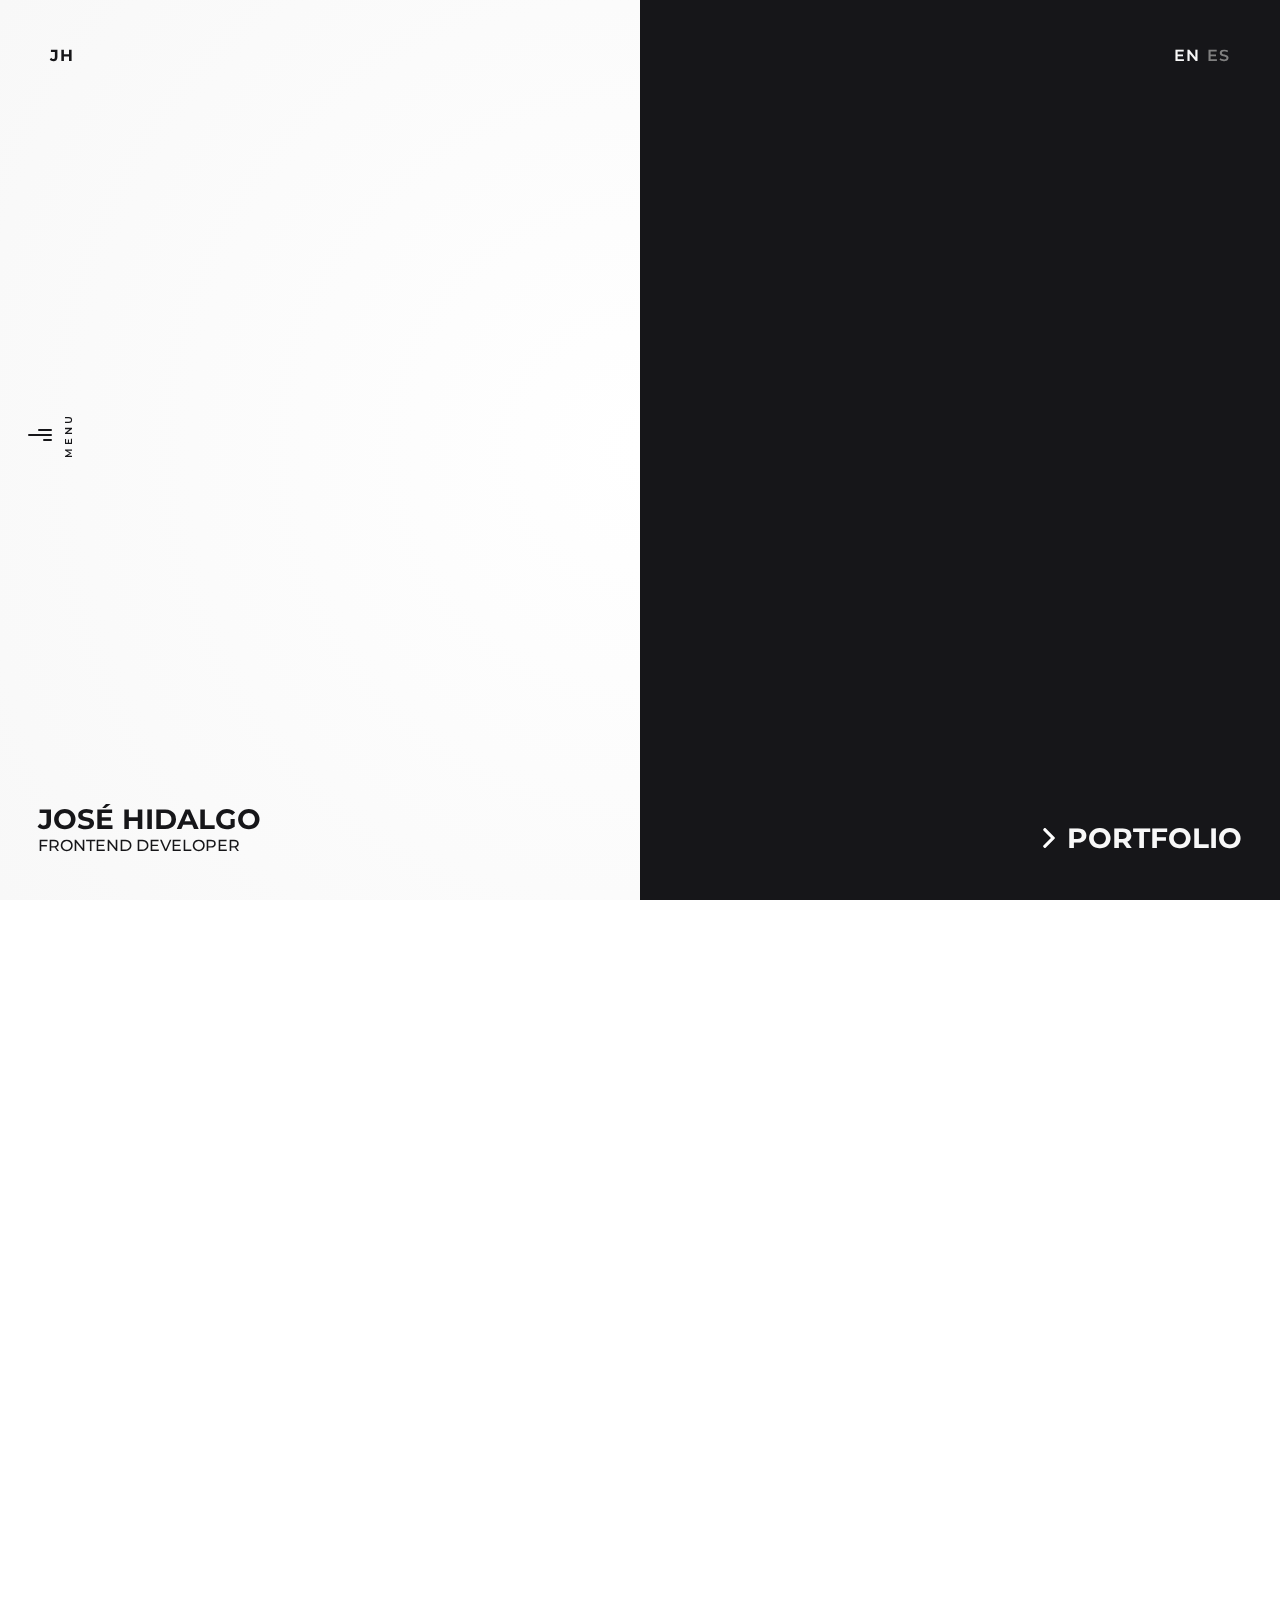
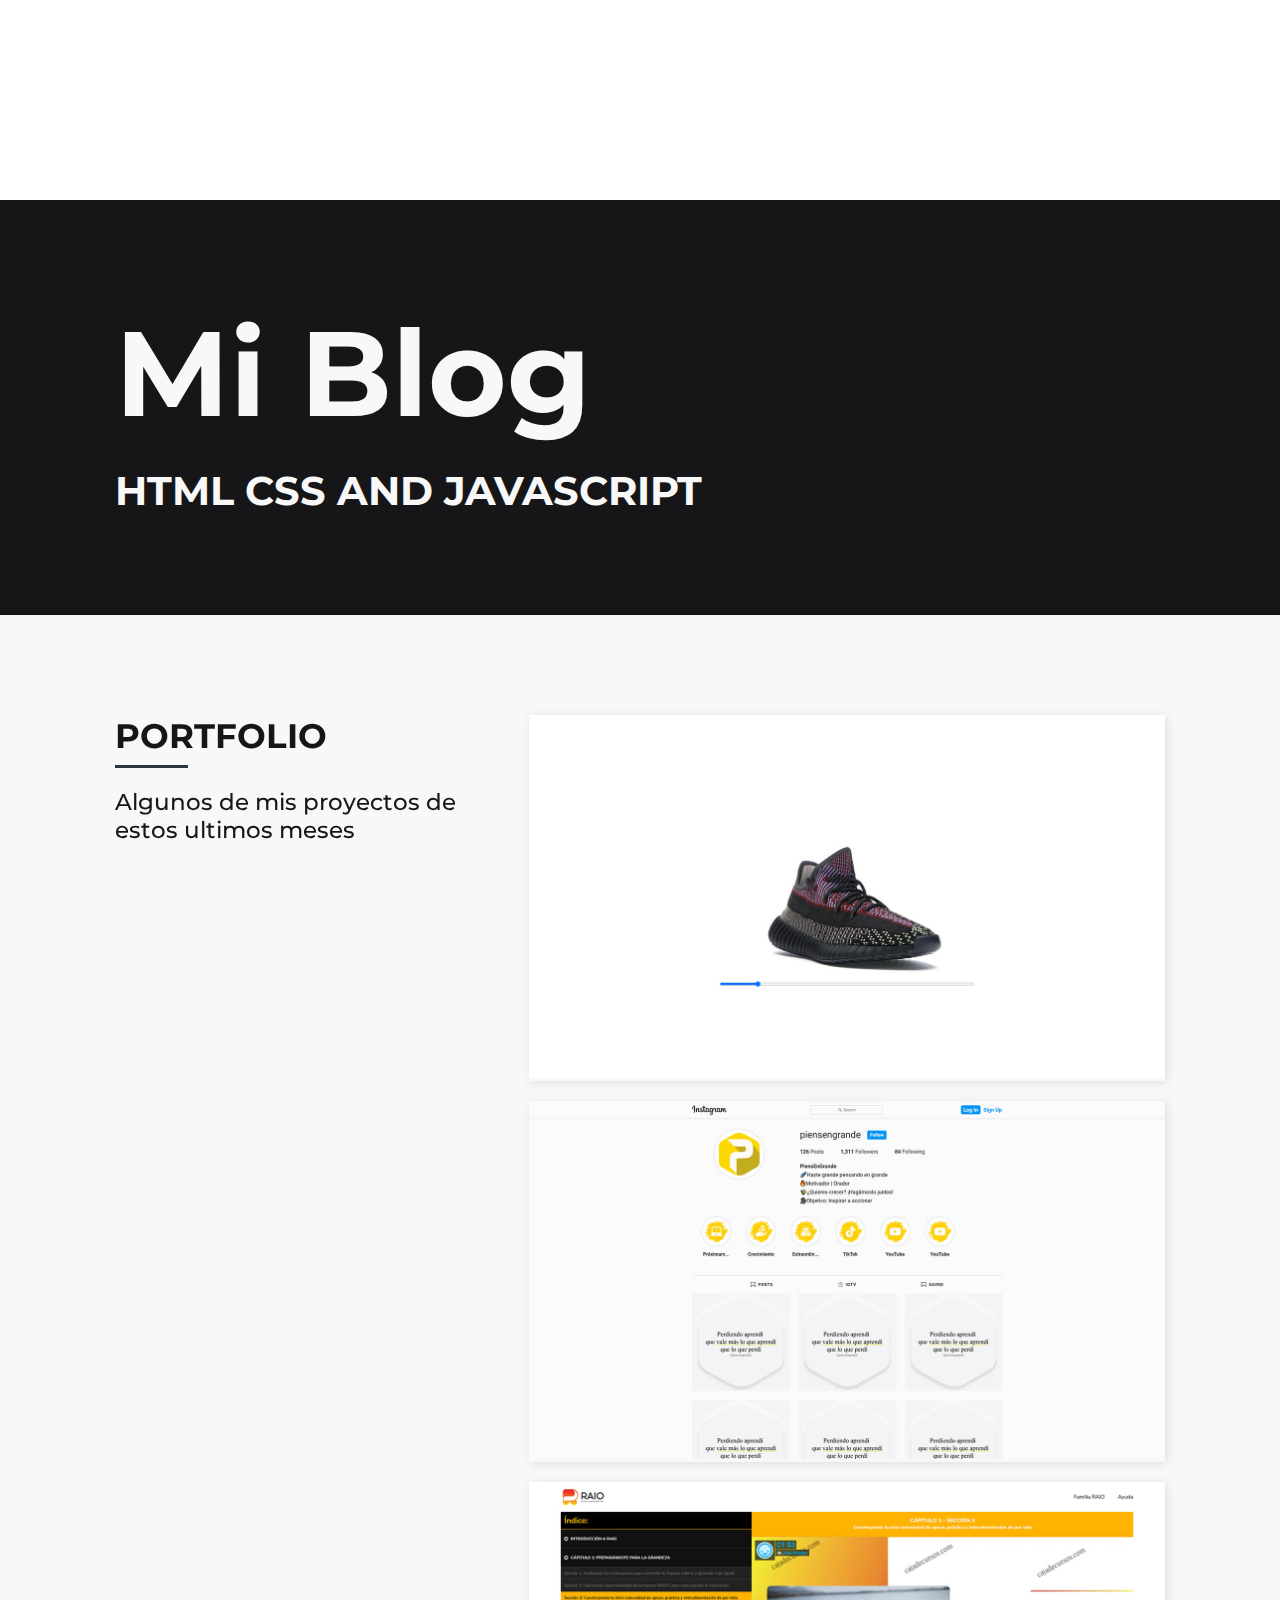
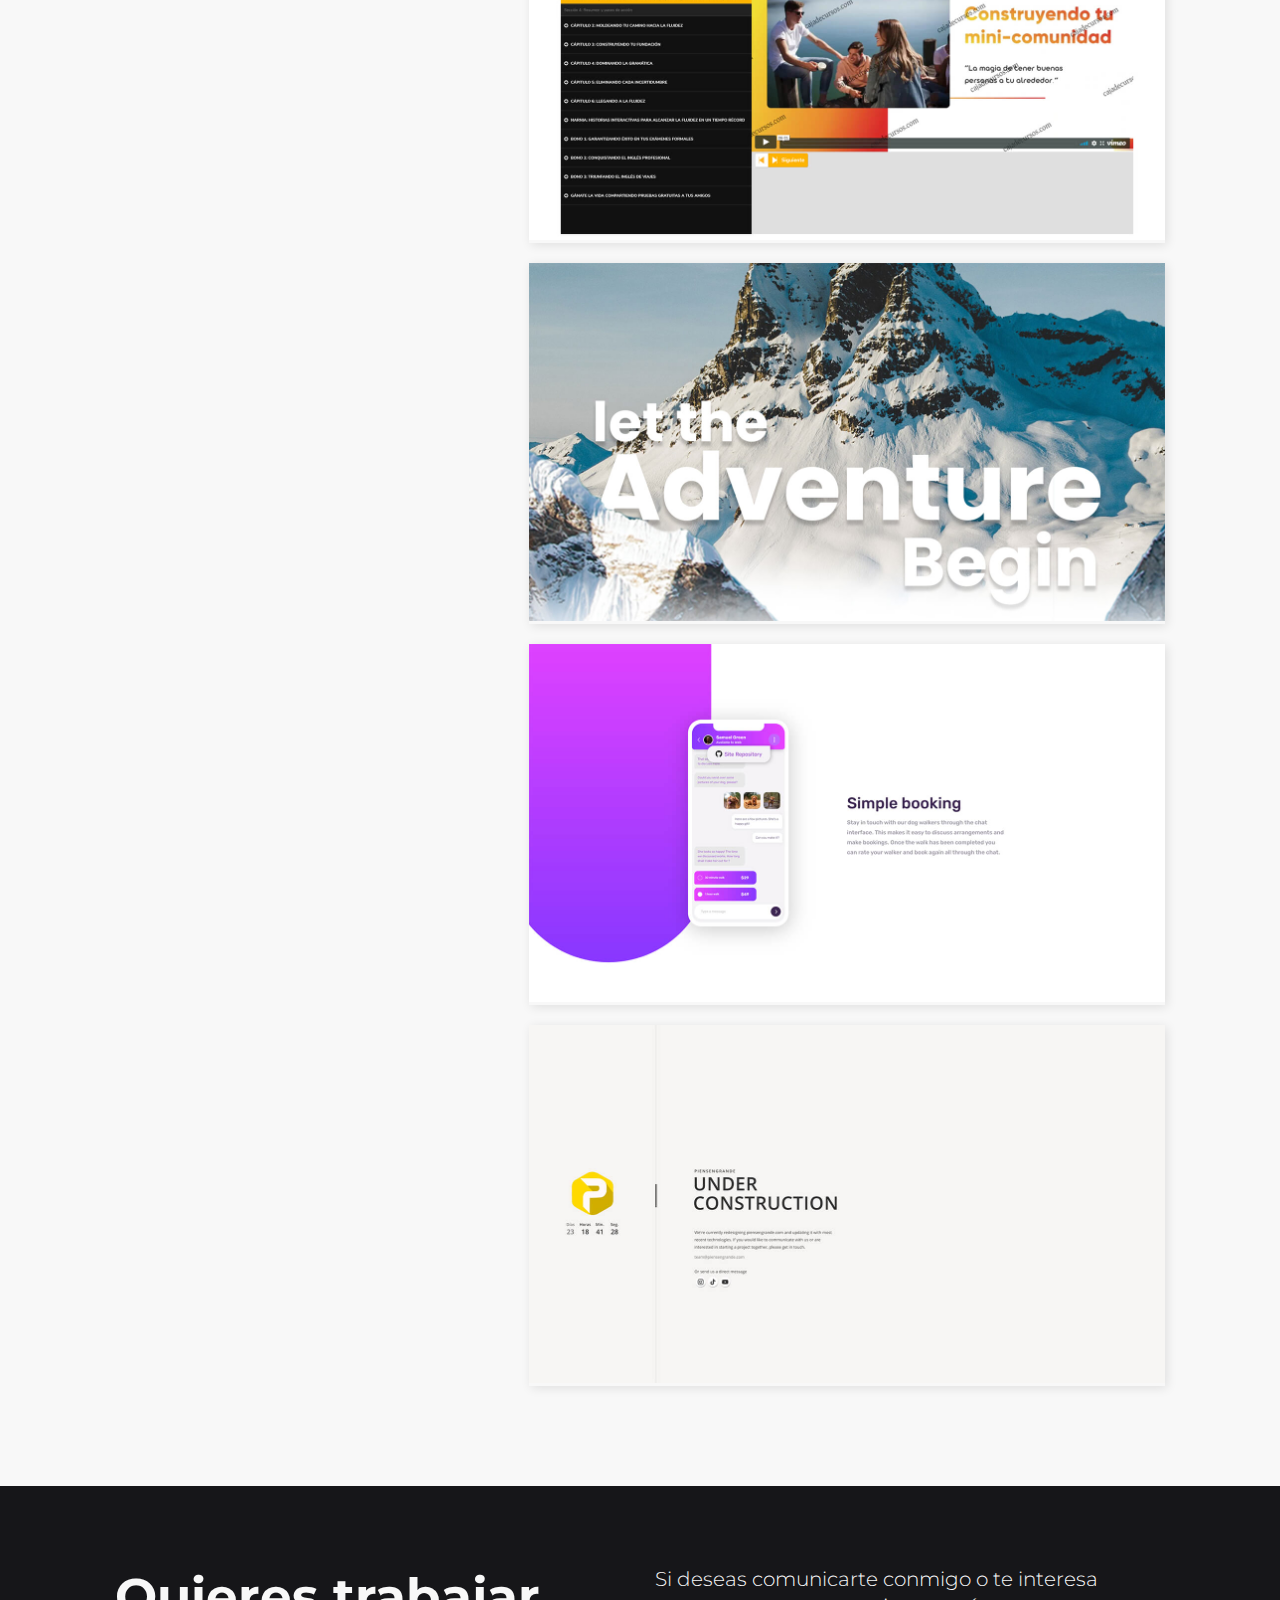
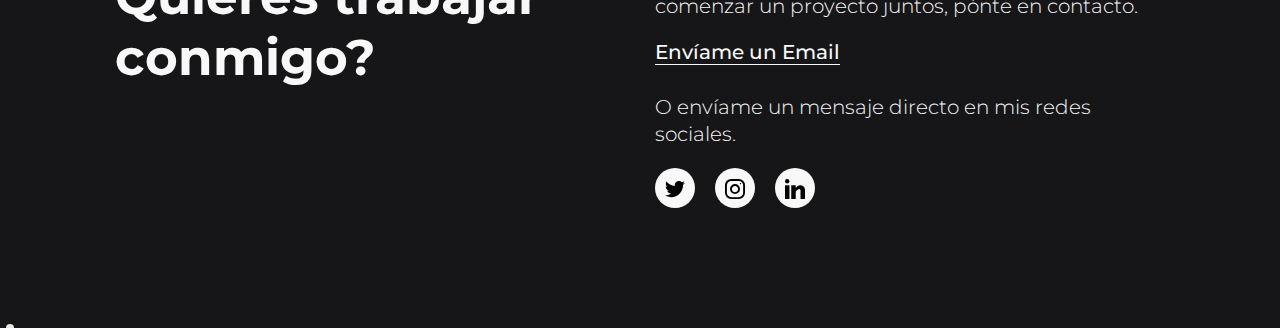
<file: index.html>
<!DOCTYPE html>
<html lang="es">
  <head>
    <meta charset="UTF-8" />
    <meta name="viewport" content="width=device-width, initial-scale=1.0" />
    <title>José Hidalgo | Frontend Developer</title>
    <link rel="stylesheet" href="css/globals.css" />
    <link rel="stylesheet" href="css/main.css" />
    <link rel="stylesheet" href="css/borders.css" />
    <link rel="stylesheet" href="css/menu.css" />
    <link rel="stylesheet" href="css/scroll.css" />
    <link href="https://fonts.googleapis.com/css2?family=Montserrat:ital,wght@0,100;0,200;0,300;0,400;0,500;0,600;0,700;0,800;0,900;1,100;1,200;1,300;1,400;1,500;1,600;1,700;1,800;1,900&display=swap" rel="stylesheet" />
    <link rel="shortcut icon" href="images/icons/ICON JOSE HIDALGO.png" />
  </head>

  <body class="body" id="en" data-barba="wrapper">
    <!-- CONTENIDO
    =============================== -->
    <main class="main">
      <!-- SECCIÓN 1 (LANDING)
      =============================== -->
      <div class="sect-1">
        <div class="picture">
          <!-- <img src="images/p3 copy.png" alt="profile" /> -->
          <!-- <img src="https://image.jimcdn.com/app/cms/image/transf/dimension=409x2048:format=png/path/s2327599727345734/image/i20244355d30a7038/version/1549961940/image.png" alt="" /> -->
          <!-- <img src="images/text.jpg" alt="text" /> -->
        </div>
        <div class="name-container">
          <h1 class="name">José Hidalgo</h1>
          <h2 class="prof">Frontend Developer</h2>
        </div>
        <div class="portf-container">
          <a href="#portfolio" >
            <p class="name">
              <i><img src="images/proximo.svg" alt="arrow" /></i> PORTFOLIO
            </p>
          </a>
        </div>
      </div>

      <!-- SECCIÓN 2 (ABOUT ME)
      =============================== -->
      <div class="sect-2" id="about">
        <div class="container">
          <h2>Hi! 👋</h2>
          <h2>I'm <span class="nameSpan">José Hidalgo</span>
            Frontend developer focused on building beautiful interfaces and
            experiences.</h2>
          <div class="bt">
            <a class="btn" href="./sobre-mi/index.html"><span></span>Más de mi</a>
          </div>
        </div>
      </div>

      <!-- SECCIÓN 3 (BLOG)
      =============================== -->
      <a href="./blog/">
        <div class="blog-section">
          <div class="container">
            <h2>Mi Blog</h2>
            <h2>HTML CSS AND JAVASCRIPT</h2>
          </div>
        </div>
      </a>

      <!-- SECCIÓN 3 (PORTAFOLIO)
      =============================== -->
      <div class="sect-3" id="portfolio">
        <section class="container">
          <div class="title">
            <h2>Portfolio</h2>
            <div class="line"></div>
            <h3>Algunos de mis proyectos de estos ultimos meses</h3>
          </div>
          <div class="previews">
            <div class="card">
              <img src="./images/1.jpg" alt="" />
              <div class="content">
                <div>
                  <h2>Proyect Title</h2>
                  <p>
                    Proyect description, Lorem ipsum dolor, sit amet consectetur
                    adipisicing elit. Laudantium animi illo maxime eum fugit hic
                  </p>
                  <div class="technologies">
                    <p>Tecnologias usadas:</p>
                    <img src="images/icons/css.svg" alt="Javascript" title="CSS" />
                    <img src="images/icons/css.svg" alt="Javascript" title="HTML" />
                    <img src="images/icons/css.svg" alt="Javascript" title="JavaScript" />
                    <img src="images/icons/css.svg" alt="Javascript" title="API" />
                  </div>
                  <div class="links">
                    <a href="#" class="btn"><span></span>Repo</a>
                    <a href="#" class="btn"><span></span>Live</a>
                  </div>
                </div>
              </div>
            </div>
            <div class="card">
              <img src="./images/2.jpg" alt="" />
              <div class="content">
                <div>
                  <h2>Proyect Title</h2>
                  <p>
                    Proyect description, Lorem ipsum dolor, sit amet consectetur
                    adipisicing elit. Laudantium animi illo maxime eum fugit hic
                  </p>
                  <div class="technologies">
                    <p>Tecnologias usadas:</p>
                    <img src="images/icons/css.svg" alt="Javascript" />
                    <img src="images/icons/css.svg" alt="Javascript" />
                    <img src="images/icons/css.svg" alt="Javascript" />
                    <img src="images/icons/css.svg" alt="Javascript" />
                  </div>
                  <div class="links">
                    <a href="#" class="btn"><span></span>Repo</a>
                    <a href="#" class="btn"><span></span>Live</a>
                  </div>
                </div>
              </div>
            </div>
            <div class="card">
              <img src="./images/3.jpg" alt="" />
              <div class="content">
                <div>
                  <h2>Proyect Title</h2>
                  <p>
                    Proyect description, Lorem ipsum dolor, sit amet consectetur
                    adipisicing elit. Laudantium animi illo maxime eum fugit hic
                  </p>
                  <div class="technologies">
                    <p>Tecnologias usadas:</p>
                    <img src="images/icons/css.svg" alt="Javascript" />
                    <img src="images/icons/css.svg" alt="Javascript" />
                    <img src="images/icons/css.svg" alt="Javascript" />
                    <img src="images/icons/css.svg" alt="Javascript" />
                  </div>
                  <div class="links">
                    <a href="#" class="btn"><span></span>Repo</a>
                    <a href="#" class="btn"><span></span>Live</a>
                  </div>
                </div>
              </div>
            </div>
            <div class="card">
              <img src="./images/5.jpg" alt="" />
              <div class="content">
                <div>
                  <h2>Proyect Title</h2>
                  <p>
                    Proyect description, Lorem ipsum dolor, sit amet consectetur
                    adipisicing elit. Laudantium animi illo maxime eum fugit hic
                  </p>
                  <div class="technologies">
                    <p>Tecnologias usadas:</p>
                    <img src="images/icons/css.svg" alt="Javascript" />
                    <img src="images/icons/css.svg" alt="Javascript" />
                    <img src="images/icons/css.svg" alt="Javascript" />
                    <img src="images/icons/css.svg" alt="Javascript" />
                  </div>
                  <div class="links">
                    <a href="#" class="btn"><span></span>Repo</a>
                    <a href="#" class="btn"><span></span>Live</a>
                  </div>
                </div>
              </div>
            </div>
            <div class="card">
              <img src="./images/6.jpg" alt="" />
              <div class="content">
                <div>
                  <h2>Proyect Title</h2>
                  <p>
                    Proyect description, Lorem ipsum dolor, sit amet consectetur
                    adipisicing elit. Laudantium animi illo maxime eum fugit hic
                  </p>
                  <div class="technologies">
                    <p>Tecnologias usadas:</p>
                    <img src="images/icons/css.svg" alt="Javascript" />
                    <img src="images/icons/css.svg" alt="Javascript" />
                    <img src="images/icons/css.svg" alt="Javascript" />
                    <img src="images/icons/css.svg" alt="Javascript" />
                  </div>
                  <div class="links">
                    <a href="https://github.com/imjosehidalgo/des1" class="btn"><span></span>Repo</a>
                    <a href="https://des1.vercel.app/" class="btn"><span></span>Live</a>
                  </div>
                </div>
              </div>
            </div>
            <div class="card">
              <img src="./images/8.jpg" alt="" />
              <div class="content">
                <div>
                  <h2>Proyect Title</h2>
                  <p>
                    Proyect description, Lorem ipsum dolor, sit amet consectetur
                    adipisicing elit. Laudantium animi illo maxime eum fugit hic
                  </p>
                  <div class="technologies">
                    <p>Tecnologias usadas:</p>
                    <img src="images/icons/css.svg" alt="Javascript" />
                    <img src="images/icons/css.svg" alt="Javascript" />
                    <img src="images/icons/css.svg" alt="Javascript" />
                    <img src="images/icons/css.svg" alt="Javascript" />
                  </div>
                  <div class="links">
                    <a href="#" class="btn"><span></span>Repo</a>
                    <a href="#" class="btn"><span></span>Live</a>
                  </div>
                </div>
              </div>
            </div>
          </div>
        </section>
      </div>

      <!-- SECCIÓN 4 (CONTACTO)
      =============================== -->
      <div class="sect-4" id="contact">
        <div class="container">
          <div class="contact-left">
            <h3>Quieres trabajar conmigo?</h3>
          </div>
          <div class="contact-right">
            <p>
              Si deseas comunicarte conmigo o te interesa comenzar un proyecto
              juntos, pónte en contacto.
            </p>
            <a class="email" href="mailto:josehidalgo990@gmail.com" >Envíame un Email</a>
            <p class="x">O envíame un mensaje directo en mis redes sociales.</p>
            <div class="contact-footer-social">
              <div class="icon-footer">
                <a target="_blank" href="https://twitter.com/imjosehidalgo"><img src="images/icons/twitter.svg" alt="Twitter" /></a>
              </div>
              <div class="icon-footer">
                <a target="_blank" href="https://instagram.com/imjosehidalgo" ><img src="images/icons/instagram.svg" alt="GitHub" /></a>
              </div>
              <div class="icon-footer">
                <a target="_blank" href="https://linkedin.com/in/imjosehidalgo" ><img src="images/icons/linkedin.svg" alt="Linkedin" /></a>
              </div>
            </div>
          </div>
        </div>
      </div>

      <!-- BORDES Y BOTON MENU
      =============================== -->
      <div class="main-container">
        <header class="header">
          <div class="header-container">
            <div class="logo">
              <a href="./" >J<span>OSÉ</span>H<span>IDALGO</span></a>
              <!-- <a href="./"><img src="images/icons/jhB.png" alt="Logo" /></a> -->
            </div>
            <div class="languages">
              <a class="lang-icon" href="#">EN</a>
              <a class="lang-icon" href="./es/index.html">ES</a>
            </div>
          </div>
        </header>
        <div class="bottom">
          <div class="menu-footer">
            <p>© 2020 José Hidalgo - All rights reserved.</p>
            <ul>
              <li><a href="./">Inicio</a></li>
              <li><a href="#">Blog</a></li>
              <li><a href="#">Sobre mi</a></li>
            </ul>
          </div>
        </div>
        <div class="right">
          <div class="social-container">
            <div class="icon">
              <a target="_blank" href="https://twitter.com/imjosehidalgo" ><img src="images/icons/twitter.svg" alt="Twitter" /></a>
            </div>
            <div class="icon">
              <a target="_blank" href="https://linkedin.com/in/imjosehidalgo" ><img src="images/icons/linkedin.svg" alt="Linkedin" /></a>
            </div>
            <div class="icon">
              <a target="_blank" href="https://github.com/imjosehidalgo" ><img src="images/icons/github.svg" alt="GitHub" /></a>
            </div>
          </div>
        </div>
        <div class="left"></div>

        <div class="menu-button">
          <div class="button"></div>
          <p>MENU</p>
        </div>
      </div>

      <!-- MENU
      =============================== -->
      <div class="menu">
        <div class="menu-background"></div>
        <div class="menu-container">
          <div class="contact">
            <div class="menu-items">
              <li><a href="./blog/index.html">Blog</a></li>
              <li>
                <a class="menu-portfolio" href="#portfolio">Portafolio</a>
              </li>
              <li><a href="./sobre-mi/index.html">Sobre Mi</a></li>
              <li><a class="menu-contact" href="#contact">Contacto</a></li>
            </div>
            <div class="contact-desc">
              <p>
                Si deseas comunicarte conmigo o te interesa comenzar un proyecto
                juntos, pónte en contacto.
              </p>
              <a class="menu-email" href="mailto:josehidalgo990@gmail.com" >Envíame un correo</a>
              <p class="mobile">O envíame un mensaje directo en mis redes sociales.</p>
              <div class="social-container">
                <div class="icon">
                  <a target="_blank" href="https://twitter.com/imjosehidalgo" ><img src="images/icons/twitter.svg" alt="Twitter" /></a>
                </div>
                <div class="icon">
                  <a target="_blank" href="https://linkedin.com/in/imjosehidalgo" ><img src="images/icons/linkedin.svg" alt="Linkedin" /></a>
                </div>
                <div class="icon">
                  <a target="_blank" href="https://github.com/imjosehidalgo" ><img src="images/icons/github.svg" alt="GitHub" /></a>
                </div>
              </div>
            </div>
          </div>
        </div>
      </div>

      <!-- SCROLL
      =============================== -->
      <div class="scrollTop" onclick="scrollToTop();"></div>
    </main>
    <!-- POINTER
    =============================== -->
    <div class="inner-cursor"></div>
    <div class="outer-cursor"></div>

    <!-- <script src="./js/tilt.js"></script> -->
    <script src="./js/actions.js"></script>
    <script src="./js/intersectionObserver.js"></script>
    <script src="./js/scroll.js"></script>
    <script src="https://code.jquery.com/jquery-3.5.1.min.js"></script>
    <script>
      $(document).ready(function(e) {
        $('.btn').on('mouseenter', function(e) {
          x = e.pageX - $(this).offset().left;
          y = e.pageY - $(this).offset().top;
          $(this).find('span').css({ top: y, left: x })
        })
        $('.btn').on('mouseout', function(e) {
          x = e.pageX - $(this).offset().left;
          y = e.pageY - $(this).offset().top;
          $(this).find('span').css({ top: y, left: x })
        })
      })
    </script>
  </body>
</html>
</file>
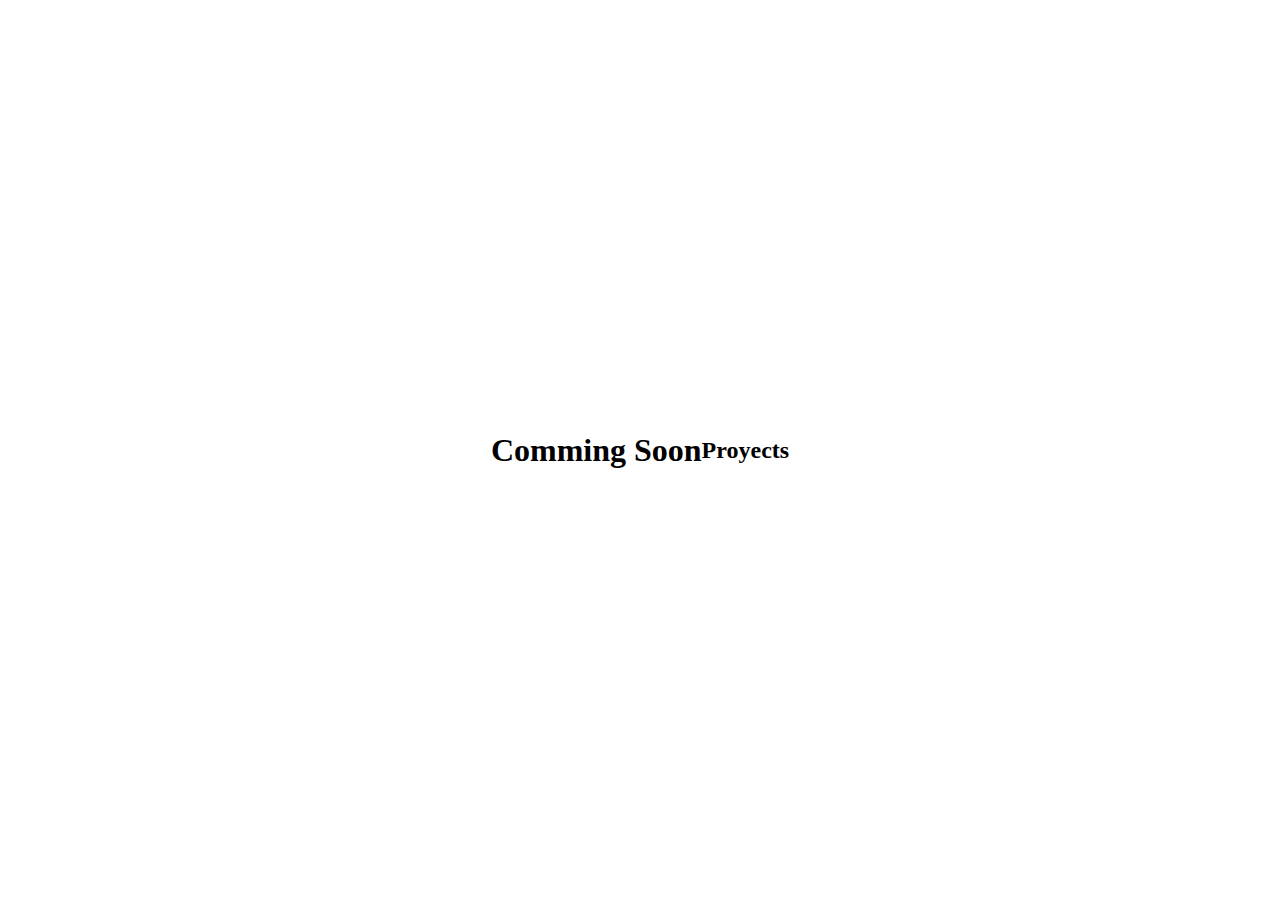
<file: portfolio/index.html>
<!DOCTYPE html>
<html lang="en">
  <head>
    <meta charset="UTF-8" />
    <meta name="viewport" content="width=device-width, initial-scale=1.0" />
    <title>Coming Soon</title>
    <link rel="shortcut icon" href="images/icons/jh.png" />
  </head>
  <style>
    body {
      margin: 0;
      padding: 0;
      width: 100%;
      height: 100vh;
      display: flex;
      justify-content: center;
      align-items: center;
    }
  </style>
  <body>
    <h1>Comming Soon</h1>
    <h2>Proyects</h2>
  </body>
</html>
</file>
<file: css/globals.css>
* {
  margin: 0;
  padding: 0;
  box-sizing: border-box;
}
:root {
  --lightBackground: #f8f8f8;
  /*--darkBackground: #0e1319;*/
  --darkBackground: #161619;
  --borders: #fff;
  /*--textColorDark: #0e1319;*/
  --textColorDark: #161619;
  --textColorLight: #f8f8f8;
  --textColorGray: #808080;
  --line: #2c3541;
}
.color {
  --lightBackground: #0e1319;
  --darkBackground: #f8f8f8;
  --borders: #000;
  --textColorDark: #f8f8f8;
  --textColorLight: #0e1319;
  --textColorGray: #808080;
  --line: #fff;
}
html {
  scroll-behavior: smooth;
  font-size: 62.5%;
  font-family: "Montserrat", sans-serif;
}
h3 {
  font-size: 28px;
  font-weight: 900;
}
a,
p,
h1,
h2,
h3,
h4,
h5 {
  color: var(--textColorDark);
  text-decoration: none;
}
li {
  list-style: none;
}

/* FOCUS ACTIONS
      =============================== */
body#en .main-container.active .languages a:nth-child(1),
body#es .main-container.active .languages a:nth-child(2) {
  color: var(--textColorDark);
}
body#en .main-container .languages a:nth-child(1),
body#es .main-container .languages a:nth-child(2) {
  color: var(--lightBackground);
}
body#en .main-container .languages.active a:nth-child(1),
body#es .main-container .languages.active a:nth-child(2) {
  color: var(--textColorDark);
}

/* SCROLLBAR
      =============================== */
body::-webkit-scrollbar {
  width: 0.6rem;
}
body::-webkit-scrollbar-track {
  background: var(--lightBackground);
}
body::-webkit-scrollbar-thumb {
  background: var(--darkBackground);
}
body::-webkit-scrollbar-thumb:active {
  background: #1c2531;
}
</file>
<file: css/main.css>
.main::after,
.main:before {
  content: "";
  position: fixed;
  z-index: -1;
  width: 50%;
  height: 100vh;
  top: 0;
  transition: 1s;
}
.main::after {
  left: 0;
  background-image: radial-gradient(
    circle at right,
    var(--borders),
    /*rgb(235, 235, 235)*/ var(--lightBackground)
  );
}
.main::before {
  right: 0;
  background: var(--darkBackground);
}
.main.active::after {
  width: 77%;
}
.main.active::before {
  width: 23%;
}
main .container {
  max-width: 105rem;
  margin: auto;
}

/* LANDING
    =============================== */
main .sect-1 {
  position: relative;
  height: 100vh;
}
main .sect-2 {
  height: 100vh;
}
main .sect-3 {
  background: var(--lightBackground); /*background: #ecf0f3;*/
  display: flex;
  justify-content: center;
  align-items: center;
}

main .sect-1 .picture {
  position: fixed;
  z-index: 0;
  right: calc(50% - 30rem);
  bottom: 0;
  top: 0;
  display: flex;
  justify-content: center;
  align-items: flex-end;
  transition: 1s;
}
main .sect-1 .picture img {
  width: 60rem;
  filter: drop-shadow(0 0 5rem rgba(0, 0, 0, 0.4));
}
main.active .sect-1 .picture {
  right: calc(23% - 30rem);
}
/* Name Container */
main .sect-1 .name-container {
  position: fixed;
  z-index: 2;
  bottom: 5%;
  left: 3%;
}
main .sect-1 .name-container .name {
  font-weight: 700;
  font-size: 2.8rem;
}
main .sect-1 .name-container .prof {
  font-size: 1.6rem;
  font-weight: 500;
}
main .sect-1 .name-container .name,
main .sect-1 .name-container .prof,
main .sect-1 .portf-container .name {
  text-transform: uppercase;
  opacity: 1;
  transform: scaleY(1);
  transition: 0.3s 0.5s;
}
main.active .sect-1 .name-container .name,
main.active .sect-1 .name-container .prof,
main.active .sect-1 .portf-container .name {
  opacity: 0;
  transform: scaleY(0);
  transition: 0.3s;
}
main .sect-1 .portf-container .name {
  color: var(--lightBackground);
}

main .sect-1 .portf-container {
  position: fixed;
  z-index: 2;
  bottom: 5%;
  right: 3%;
  cursor: pointer;
}
main .sect-1 .portf-container a {
  font-weight: 700;
  font-size: 2.8rem;
}
main .sect-1 .portf-container img {
  width: 2rem;
}
/* SOBRE MI
    =============================== */
main .sect-2 .container {
  position: fixed;
  z-index: 1;
  top: 50%;
  left: 50%;
  width: 115rem;
  transform: translate(-50%, -50%);
}
main .sect-2 .container h2 {
  width: 60%;
  font-size: 2.8rem;
  font-weight: 700;
  transition: 0.5s 0s;
  transform: scaleY(0);
}
main .sect-2 .container h2:nth-child(2) {
  margin: 2rem 0 4rem;
}
main .sect-2 .container span {
  position: relative;
}
main .sect-2 .container .bt {
  transform: scaleY(0);
  transition: 0.3s;
}
main.active .sect-2 .container h2,
main.active .sect-2 .container a,
main.active .sect-2 .container .bt {
  transform: scaleY(1);
  transition: transform 0.3s 0.6s;
}
main .sect-2 .container .btn {
  position: relative;
  padding: 1rem 2rem;
  border: .2rem solid var(--darkBackground);
  margin: 0 0.5rem;
  display: inline-block;
  text-decoration: none;
  color: var(--darkBackground);
  text-transform: uppercase;
  font-size: 1.2rem;
  font-weight: 600;
  overflow: hidden;
  opacity: 1;
  transition: .5s;
}
main .sect-2 .container .btn:hover {
  color: var(--lightBackground);
}
main .sect-2 .container .btn span {
  position: absolute;
  display: block;
  width: 0;
  height: 0;
  transform: translate(-50%, -50%);
  border-radius: 50%;
  background: var(--darkBackground);
  z-index: -1;
  transition: width .5s, height .5s;
}
main .sect-2 .container .btn:hover span {
  width: 30rem;
  height: 30rem;
}
/* BLOG
    =============================== */
main .blog-section {
  position: relative;
  z-index: 2;
  background: var(--darkBackground);
  /*background-image: radial-gradient(
    circle at right,
    var(--line),
    var(--darkBackground),
    var(--darkBackground)
  );*/
}
main .blog-section .container {
  padding: 10rem 0;
}
main .blog-section .container h2 {
  color: var(--textColorLight);
}
main .blog-section .container h2:first-child {
  font-size: 12rem;
  margin-bottom: 2rem;
}
main .blog-section .container h2:last-child {
  font-size: 4rem;
}
/* PORTFOLIO
    =============================== */
main .sect-3 {
  position: relative;
  z-index: 2;
  min-height: 100vh;
}
main .sect-3 .container {
  height: auto;
  position: relative;
  display: flex;
  padding: 10rem 0 8rem;
}
main .sect-3 .container .title {
  position: sticky;
  top: 40%;
  height: 50vh;
  width: 40%;
}
main .sect-3 .container .title h2 {
  font-size: 3.4rem;
  text-transform: uppercase;
  font-weight: 700;
}
main .sect-3 .container .title .line {
  width: 20%;
  height: 0.3rem;
  background: var(--line);
  margin: 8px 0 2rem;
}
main .sect-3 .container .title h3 {
  font-size: 2.3rem;
  font-weight: 500;
}
main .sect-3 .container .previews {
  position: relative;
  width: 70%;
  margin-left: 5rem;
}
main .sect-3 .container .previews .card {
  position: relative;
  margin-bottom: 2rem;
  overflow: hidden;
  box-shadow: 2px 2px 1rem rgba(0, 0, 0, 0.1);
  transform-style: preserve-3d;
  perspective: 150rem;
  transition: 0.5s;
}
main .sect-3 .container .previews .card:hover {
  box-shadow: 1rem 1rem 8rem rgba(0, 0, 0, 0.1);
}
main .sect-3 .container .previews .card img {
  width: 100%;
  position: relative;
}
main .sect-3 .container .previews .card .content {
  position: absolute;
  top: 0;
  left: 0;
  right: 0;
  bottom: 0;
  z-index: 1;
  padding: 5rem 2rem;
  display: flex;
  align-items: center;
  text-align: center;
  box-sizing: border-box;
  background: var(--lightBackground);
  transform: scaleY(0);
  transform-origin: top;
  transition: 0.4s;
  overflow: hidden;
}
main .sect-3 .container .previews .card:hover .content {
  transform: scaleY(1);
}
main .sect-3 .container .previews .card .content h2 {
  color: var(--textColorDark);
  transition: 0.3s;
  text-transform: uppercase;
  margin-bottom: 1.5rem;
  font-size: 3rem;
  transform: translateY(-30rem);
  opacity: 0;
}
main .sect-3 .container .previews .card .content p {
  color: var(--textColorDark);
  transition: 0.3s;
  font-size: 1.6rem;
  font-weight: 500;
  transform: translateY(-30rem);
  opacity: 0;
}
main .sect-3 .container .previews .card .content .links .btn {
  position: relative;
  padding: 1rem 2rem;
  border: .2rem solid var(--darkBackground);
  margin: 0 0.5rem;
  display: inline-block;
  text-decoration: none;
  color: var(--darkBackground);
  text-transform: uppercase;
  font-size: 1.2rem;
  font-weight: 600;
  overflow: hidden;
  opacity: 0;
  transition: .5s;
}
main .sect-3 .container .previews .card .content .links .btn:hover {
  color: var(--lightBackground);
}
main .sect-3 .container .previews .card .content .links .btn span {
  position: absolute;
  display: block;
  width: 0;
  height: 0;
  transform: translate(-50%, -50%);
  border-radius: 50%;
  background: var(--darkBackground);
  z-index: -1;
  transition: width .5s, height .5s;
}
main .sect-3 .container .previews .card .content .links .btn:hover span {
  width: 30rem;
  height: 30rem;
}
main .sect-3 .container .previews .card:hover .content .links .btn {
  transition: opacity 0.3s 0.6s;
  opacity: 1;
}
main .sect-3 .container .previews .card .content .technologies {
  display: flex;
  justify-content: center;
  align-items: center;
  margin: 2rem 0 4rem;
  transform: translateY(-30rem);
  transition: 0.3s;
  opacity: 0;
}
main .sect-3 .container .previews .card .content .technologies p {
  color: var(--textColorDark);
  font-size: 1.6rem;
  margin: 0 1rem 0 0;
  padding: 0;
  transform: translateY(-30rem);
}
main .sect-3 .container .previews .card .content .technologies img {
  width: 2rem;
  border-radius: 0;
  margin: 0 0.5rem;
}
main .sect-3 .container .previews .card:hover h2,
main .sect-3 .container .previews .card:hover p,
main .sect-3 .container .previews .card:hover .content .technologies,
main .sect-3 .container .previews .card .content .technologies p {
  transform: translateY(0rem);
  transition-delay: 0.3s;
  opacity: 1;
}
/* CONTACT
    =============================== */
main .sect-4 {
  position: relative;
  z-index: 2;
  height: 100%;
  background: var(--darkBackground);
  background: var(--darkBackground);
}
main .sect-4 .container {
  padding: 8rem 0 12rem;
  display: grid;
  grid-template-columns: 1fr 1fr;
  grid-gap: 3rem;
}
main .sect-4 .contact-left h3 {
  /* width: 70%; */
  color: var(--lightBackground);
  font-size: 5rem;
  font-weight: 700;
}
main .sect-4 .contact-right p {
  color: var(--lightBackground);
  font-size: 2rem;
  font-weight: 300;
  line-height: 2.7rem;
  margin-bottom: 2rem;
}
main .sect-4 .contact-right .x {
  margin: 3rem 0 2rem;
}
main .sect-4 .contact-right a {
  color: var(--textColorLight);
  border-bottom: 1px solid var(--textColorLight);
  font-size: 2rem;
  font-weight: 500;
}
main .sect-4 .contact-footer-social {
  display: flex;
  width: fit-content;
}
main .sect-4 .icon-footer {
  width: 4rem;
  height: 4rem;
  margin-right: 2rem;
  background: var(--lightBackground);
  border-radius: 50%;
  display: flex;
  justify-content: center;
  align-items: center;
}
main .sect-4 .icon-footer a {
  border: none;
}
main .sect-4 .icon-footer img {
  margin-top: 6px;
  width: 4rem;
  padding: 1rem;
}

/* RESPONSIVE
    =============================== */
@media only screen and (max-width: 600px) {
  .main::after,
  .main:before {
    width: 80%;
  }
  .main.active::after {
    width: 100%;
  }
  .main.active::before {
    width: 0%;
  }
  main .sect-1 .picture {
    left: calc(80% - 23rem);
  }
  main .sect-1 .picture img {
    width: 500px;
  }
  main.active .sect-1 .picture {
    left: calc(100% - 22rem);
  }
  /* Name Container */
  main .sect-1 .name-container {
    top: 15%;
    left: 10%;
    opacity: 1;
    transition: 0.3s 0.2s;
  }
  main .sect-1 .name-container .name {
    font-weight: 600;
    font-size: 22px;
  }
  main .sect-1 .name-container .prof {
    font-size: 14px;
  }
  main .sect-1 .portf-container {
    bottom: 55%;
    left: -70%;
    opacity: 1;
    transition: 0.3s 0.2s;
    transform: rotate(-90deg);
  }
  main .sect-1 .name-container.active,
  main .sect-1 .portf-container.active {
    opacity: 0;
    transition: 0.2s;
  }
  main .sect-1 .portf-container .name {
    color: var(--textColorDark);
  }
  main .sect-1 .portf-container a {
    font-size: 22px;
    color: var(--textColorDark);
  }
  main .sect-1 .portf-container img {
    background: var(--textColorDark);
    border-radius: 50%;
    padding: 5px;
    width: 1.2rem;
    margin: 0 0 -3px 0;
    transform: rotate(180deg);
  }
  /* Landing Description */
  main .sect-2 .container {
    top: 30%;
    left: 10%;
    width: 70%;
  }
  main .sect-2 .container h2 {
    width: 100%;
    margin: 3rem 0;
    font-size: 1.6rem;
    font-weight: 600;
  }
  main .sect-2 .container h2 strong {
    font-weight: 600;
  }
  /* Section 3 Portfolio */
  main .sect-3 {
    background: var(--lightBackground);
    height: auto;
  }
  main .sect-3 .container {
    width: 90%;
    padding: 5rem 0;
  }
  main .sect-3 .container a {
    font-weight: 600;
    color: #2c3541;
  }

  /* Section 4 Footer Contact */
  main .sect-4 {
    height: 70vh;
  }
  main .sect-4 .container {
    width: 80%;
    margin: auto;
    grid-template-columns: 1fr;
  }
  main .sect-4 .contact-left h3 {
    font-size: 2.8rem;
    width: 100%;
  }
  main .sect-4 .contact-left {
    margin-bottom: 2rem;
  }
  main .sect-4 .contact-right p {
    font-size: 1.2rem;
  }
  main .sect-4 .contact-right a {
    font-size: 13px;
  }
}
</file>
<file: css/borders.css>
/* BORDES
    =============================== */
.header {
  position: fixed;
  z-index: 4;
  top: 3rem;
  left: 0;
  right: 0;
  height: 5rem;
  display: flex;
  align-items: center;
  transition: 0.5s cubic-bezier(1, 0, 0, 1);
}
.main-container.active .header {
  top: 0;
}
.header.active,
.header.active::before {
  height: 10rem;
}
.header::before {
  content: "";
  background: var(--borders);
  position: fixed;
  z-index: -1;
  top: 0;
  left: 0;
  right: 0;
  height: 0;
  transition: height 0.5s cubic-bezier(1, 0, 0, 1);
}
.header-container {
  /* width: 94%; */
  width: 100%;
  margin: 0 5rem;
  display: flex;
  justify-content: space-between;
  transition: 0.5s cubic-bezier(1, 0, 0, 1);
}
.header-container.active {
  width: 100%;
  margin: 0 10rem;
}
.header-container .logo {
  font-size: 1.6rem;
}
.header-container .logo a {
  display: flex;
  font-weight: bold;
}
.main-container .header-container .logo a span {
  font-weight: bold;
  transform: scaleX(0);
  transform-origin: left;
  width: 0;
  transition: 0.5s 0.5s;
  margin-right: 0.1rem;
}
.main-container.active .header-container .logo a span:first-child {
  margin-right: 0.7rem;
}
.main-container.active .header-container .logo a span {
  transform: scaleX(1);
  transform-origin: right;
  width: 100%;
}

.header-container .languages {
  display: flex;
  align-items: center;
}
.header-container .languages a {
  margin-left: 0.7rem;
  font-size: 1.6rem;
  font-weight: 600;
  letter-spacing: 0.1rem;
  transition: 0.5s;
  color: var(--textColorGray);
}

/* BOTTOM
    =============================== */
.bottom {
  position: fixed;
  z-index: 4;
  left: 0;
  right: 0;
  bottom: 0;
  background: var(--borders);
  /* height: 5%; */
  height: 0;
  display: flex;
  align-items: center;
  transition: 0.5s cubic-bezier(1, 0, 0, 1);
}
.bottom.active {
  height: 10rem;
}
.menu-footer {
  width: 100%;
  margin: 0 5rem;
  display: flex;
  justify-content: space-between;
  align-items: center;
  transform: scaleY(0);
  transition: 0.3s;
}
.menu-footer.active {
  transform: scaleY(1);
}
.menu-footer.active.active-menu {
  transform: scaleY(0);
}
.menu-footer p {
  font-weight: 600;
  font-size: 1.4rem;
}
.menu-footer ul {
  display: flex;
  list-style: none;
}
.menu-footer ul li {
  margin-left: 1rem;
}
.menu-footer a {
  font-weight: 600;
  font-size: 1.6rem;
  position: relative;
}
.menu-footer a:before {
  content: "";
  position: absolute;
  z-index: -1;
  bottom: 0;
  height: 0.6rem;
  width: 100%;
  background: #cecece;
  transition: 0.3s;
  transform: scaleX(0);
  transform-origin: left;
}
.menu-footer a:hover:before {
  transform: scaleX(1);
}

/* RIGHT
    =============================== */
.right {
  position: fixed;
  z-index: 4;
  right: 0;
  top: 0;
  bottom: 0;
  background: var(--borders);
  width: 0;
  display: flex;
  align-items: center;
  transition: 0.5s cubic-bezier(1, 0, 0, 1);
}
.right.active {
  width: 10rem;
}
.right .social-container {
  width: 100%;
  display: flex;
  flex-direction: column;
  justify-content: center;
  align-items: center;
}
.right .social-container .icon {
  width: 0;
  margin: 0.5rem 0;
  transition: 0.5s;
}
.right.active .social-container .icon {
  width: 1.6rem;
}
.main-container.active .right .social-container .icon {
  width: 1.6rem;
}

/* LEFT
    =============================== */
.left {
  position: fixed;
  z-index: 4;
  left: 0;
  top: 0;
  bottom: 0;
  background: var(--borders);
  /* width: 2.7%; */
  width: 0;
  display: flex;
  align-items: center;
  transition: 0.5s cubic-bezier(1, 0, 0, 1);
}
.left.active {
  width: 10rem;
}

/* proband0 */
.main-container.active .left,
.main-container.active .right {
  width: 5rem;
}
.main-container.active .header::before,
.main-container.active .bottom {
  height: 5rem;
}

.main-container.active .left.active,
.main-container.active .right.active {
  width: 10rem;
}
.main-container.active .header.active::before,
.main-container.active .bottom.active {
  height: 10rem;
}

@media only screen and (max-width: 600px) {
  /* HEADER
    =============================== */
  .header {
    height: 0px;
  }
  .header.active,
  .header.active::before {
    height: 20px;
  }
  .header-container .logo {
    position: absolute;
    left: 40px;
    top: 30px;
    opacity: 0;
    transition: 0.8s cubic-bezier(1, 0, 0, 1);
  }
  .main-container.active .header-container .logo.active {
    opacity: 0;
  }
  .header-container .logo.active {
    opacity: 0;
    transition: 0.4s cubic-bezier(1, 0, 0, 1);
  }
  .header-container .languages {
    position: absolute;
    z-index: 20;
    left: -40px;
    top: 40px;
    opacity: 0;
    transition: 0.3s 0s;
  }
  .header-container .languages.active {
    left: 40px;
    opacity: 1;
    transition: 0.5s 0.2s;
  }

  /* BOTTOM
    =============================== */
  .bottom {
    height: 0px;
  }
  .bottom.active {
    height: 20px;
  }
  .right {
    width: 0px;
  }
  .right.active {
    width: 20px;
  }
  .right .social-container {
    display: none;
  }
  .left {
    width: 0;
  }
  .left.active {
    width: 0;
  }
  .main-container.active .left,
  .main-container.active .right {
    width: 0;
  }
  .main-container.active .header::before,
  .main-container.active .bottom {
    height: 0;
  }
  .main-container.active .header.active::before,
  .main-container.active .bottom.active {
    height: 20px;
  }
}
</file>
<file: css/menu.css>
/* @import url("https://fonts.googleapis.com/css2?family=Poppins:wght@800;900&display=swap"); */

body.active {
  overflow: hidden;
}

/* Label */
.menu {
  position: fixed;
  z-index: 3;
  left: -100%;
  top: 0;
  height: 100%;
  width: 100%;
  transition: 0.5s cubic-bezier(1, 0, 0, 1);
}
.menu.active {
  left: 0;
  /* background: rgb(47, 47, 47); */
}
.menu-background {
  position: absolute;
  z-index: -1;
  left: 0;
  top: 0;
  background: var(--darkBackground);
  width: 100%;
  height: 100%;
  opacity: 0;
  transition: 0.2s 0s ease-in-out;
}
.menu-background.active {
  opacity: 1;
  transition: 0.5s 0.1s cubic-bezier(1, 0, 0, 1);
}
.menu-container {
  position: absolute;
  z-index: 30;
  right: 0;
  width: 100%;
  display: flex;
  flex-direction: column;
  align-items: center;
  background: var(--borders);
  height: 100%;
  transition: 0.5s cubic-bezier(1, 0, 0, 1);
}
.menu-container.active {
  right: 20%;
}

.menu-container .menu-items li a {
  position: relative;
  font-size: 6rem;
  font-weight: 900;
  line-height: 6rem;
  color: transparent;
  color: var(--textColorDark);
}
/*.menu-container .menu-items li a:hover {
  -webkit-text-stroke-width: 0.1rem;
  -webkit-text-stroke-color: var(--textColorDark);
  color: var(--textColorLight);
}*/
.menu-container .menu-items li a:before {
  content: "";
  position: absolute;
  z-index: -1;
  bottom: 0.3rem;
  height: 2rem;
  width: 100%;
  background: #dddddd;
  transition: 0.3s;
  transform: scaleX(0);
  transform-origin: left;
}
.menu-container .menu-items li a:hover:before {
  transform: scaleX(1);
}
.menu-container .menu-items li {
  margin: 1rem 0;
  position: relative;
  left: 0;
  transition: 0.5s cubic-bezier(1, 0, 0, 1);
  opacity: 0;
  transform: scaleY(0);
}
.menu-container.active .menu-items li {
  left: 0;
  opacity: 1;
  transform: scaleY(1);
}
.menu-container.active .menu-items li:nth-child(1) {
  transition-delay: 0.4s;
}
.menu-container.active .menu-items li:nth-child(2) {
  transition-delay: 0.5s;
}
.menu-container.active .menu-items li:nth-child(3) {
  transition-delay: 0.6s;
}
.menu-container.active .menu-items li:nth-child(4) {
  transition-delay: 0.7s;
}
.menu-container.active .menu-items.portfolio-focus li:nth-child(2) a,
.menu-container.active .menu-items.portfolio-focus li:nth-child(2) a:before {
  -webkit-text-stroke-width: 0.1rem;
  -webkit-text-stroke-color: var(--textColorDark);
  color: var(--textColorLight);
  transform: scaleX(1);
}
.menu-container.active .menu-items.contact-focus li:nth-child(4) a,
.menu-container.active .menu-items.contact-focus li:nth-child(4) a:before {
  -webkit-text-stroke-width: 0.1rem;
  -webkit-text-stroke-color: var(--textColorDark);
  color: var(--textColorLight);
  transform: scaleX(1);
}
.menu-container .contact {
  width: 60rem;
  height: 100%;
  display: flex;
  flex-direction: column;
  justify-content: space-evenly;
}

.menu-container .menu-items {
  margin-top: 13rem;
}
.menu-container .contact .contact-desc {
  opacity: 0;
  transition: 0.5s;
  width: 30rem;
}
.menu-container.active .contact .contact-desc {
  opacity: 1;
}
.menu-container .contact .contact-desc p {
  font-size: 1.4rem;
  margin-bottom: 2rem;
}
.menu-container .contact .contact-desc a {
  font-weight: 600;
  font-size: 1.4rem;
  color: var(--textColorDark);
  border-bottom: 1px solid var(--textColorGray);
}
.menu-container .contact .contact-desc a:hover {
  border-bottom: 1px solid var(--textColorDark);
}
.menu-container .contact .contact-desc .mobile {
  margin-top: 2rem;
}

.menu-container .contact .contact-desc .social-container {
  display: none;
}
.menu-container .contact .contact-desc .social-container .icon {
  width: 1.5rem;
  margin-right: 1rem;
}

.menu-container::after {
  content: "";
  position: fixed;
  z-index: 40;
  left: 0;
  bottom: 20%;
  width: 5rem;
  height: 3rem;
  background-image: url(../images/flecha.svg);
  background-repeat: no-repeat;
  opacity: 0;
  transition: 0.2s cubic-bezier(1, 0, 0, 1);
}
.menu-container.active::after {
  left: 7%;
  opacity: 1;
  transition: 0.8s cubic-bezier(1, 0, 0, 1);
}

/* BUTTON
    =============================== */
.main-container .menu-button {
  user-select: none;
  position: fixed;
  top: calc(50% - 3rem);
  left: 2.2%;
  z-index: 10;
  width: 3rem;
  height: 3rem;
  transition: 0.5s;
  display: flex;
  justify-content: center;
  align-items: center;
  cursor: pointer;
}
.main-container .menu-button p {
  position: absolute;
  font-size: 1rem;
  font-weight: 600;
  left: 2.5rem;
  padding: 1.2rem 0;
  margin-left: -0.7rem;
  transition: 0.2s all;
  transform: rotate(-90deg);
  letter-spacing: 3px;
  opacity: 1;
}
.main-container .menu-button:hover p {
  font-weight: bold;
}

.main-container .menu-button.active {
  width: 2.5rem;
  height: 2.5rem;
}
.main-container .menu-button.active p {
  opacity: 0;
}
.main-container .menu-button .button {
  width: 80%;
  height: 0.2rem;
  background: var(--textColorDark);
  position: absolute;
  top: 1.4rem;
  left: 0;
  border-radius: 5rem;
  transition: 0.2s;
}
.button:before,
.button:after {
  content: "";
  width: 60%;
  height: 0.2rem;
  background: var(--textColorDark);
  position: absolute;
  top: -0.5rem;
  right: 0;
  transition: 0.2s;
  border-radius: 5rem;
}
.button::after {
  width: 40%;
  top: 0.5rem;
}

.menu-button:hover .button:before,
.menu-button:hover .button:after {
  width: 80%;
}
.menu-button.active .button {
  background: none;
}
.menu-button.active .button:after {
  left: 0;
  top: 0;
  transform: rotate(44deg);
  height: 0.2rem;
  width: 100%;
}
.menu-button.active .button:before {
  left: 0;
  top: 0;
  transform: rotate(-44deg);
  width: 100%;
}
.menu-button.light-active .button,
.menu-button.light-active .button::before,
.menu-button.light-active .button::after {
  background: var(--textColorLight);
}
.menu-button.light-active p {
  color: var(--textColorLight);
}
.menu-button.active.light-active .button {
  background: transparent;
}
.menu-button.active.light-active .button::before,
.menu-button.active.light-active .button::after {
  background: var(--textColorDark);
}
.menu-button.active.light-active p {
  color: var(--textColorDark);
}

@media only screen and (max-width: 600px) {
  /* button */
  .main-container .menu-button {
    left: 83.5%;
    top: 4.3%;
    width: 3rem;
    height: 3rem;
  }
  .main-container .menu-button.active {
    width: 3rem;
    height: 3rem;
  }
  .main-container .menu-button:after {
    content: "";
    position: absolute;
    z-index: -5;
    width: 4rem;
    height: 4rem;
    border-radius: 50%;
    background: var(--lightBackground);
    box-shadow: 1px 1px 5px rgba(0, 0, 0, 0.2);
  }
  .main-container .menu-button p {
    display: none;
  }
  .main-container .menu-button .button {
    height: 0.1rem;
    top: 0.9rem;
    left: 10%;
  }
  .button:before,
  .button:after {
    height: 0.14rem;
    top: -0.39rem;
    width: 100%;
  }
  .button::after {
    top: 0.35rem;
    height: 0.15rem;
  }
  .menu-button.active .button:after {
    height: 0.15rem;
  }
  .menu-button:hover .button:before,
  .menu-button:hover .button:after {
    width: 100%;
  }
  .main-container .menu-button.active .button {
    left: 10%;
    top: 45%;
  }

  /* otrs */
  .menu-container .contact {
    justify-content: space-around;
    width: 50%;
    margin-left: 20%;
  }
  .menu-container .menu-items {
    /* margin-top: 200px; */
    margin-top: 50%;
  }
  .menu-container .menu-items li a {
    font-size: 2rem;
  }
  .menu-container .contact-desc {
    margin-top: -8rem;
  }
  .menu-container .contact p {
    font-size: 1rem;
    line-height: 1.6rem;
    margin: 0.6rem 0;
  }
  .menu-container .contact a {
    font-size: 1rem;
    font-weight: 600;
  }
  .menu-container .contact .mobile {
    margin-top: 2rem;
  }
  .menu-container .contact .social-container {
    display: flex;
  }
  .menu-container::after {
    display: none;
  }
}
</file>
<file: css/scroll.css>
.scrollTop {
  position: fixed;
  bottom: 80px;
  right: -100px;
  width: 40px;
  height: 40px;
  background: rgba(0, 0, 0, 0.9) url(../images/proximo.svg);
  transform: rotate(-90deg);
  border-radius: 6px 6px 0 0;
  background-size: 20px;
  background-position: center;
  background-repeat: no-repeat;
  cursor: pointer;
  z-index: 20;
  visibility: hidden;
  opacity: 0;
  transition: 0.8s;
}

.scrollTop.active {
  right: 0;
  visibility: visible;
  opacity: 1;
}

.inner-cursor {
  position: fixed;
  z-index: 10;
  left: 1rem;
  width: 0.8rem;
  height: 0.8rem;
  transform: translate(-50%, -50%);
  background: #fff;
  mix-blend-mode: difference;
  border-radius: 50%;
  pointer-events: none;
  transition: width 0.3s, height 0.3s;
}
.inner-cursor.grow {
  width: 6rem;
  height: 6rem;
  transition: width 0.3s, height 0.3s;
} /*
.outer-cursor {
  position: fixed;
  z-index: 5;
  left: 1rem;
  width: 3rem;
  height: 3rem;
  transform: translate(-50%, -50%);
  border: 0.1rem solid #fff;
  mix-blend-mode: difference;
  border-radius: 50%;
  pointer-events: none;
}*/

@media only screen and (max-width: 600px) {
  .scrollTop {
    bottom: 130px;
    width: 40px;
    height: 40px;
    background-size: 15px;
  }
}
</file>
